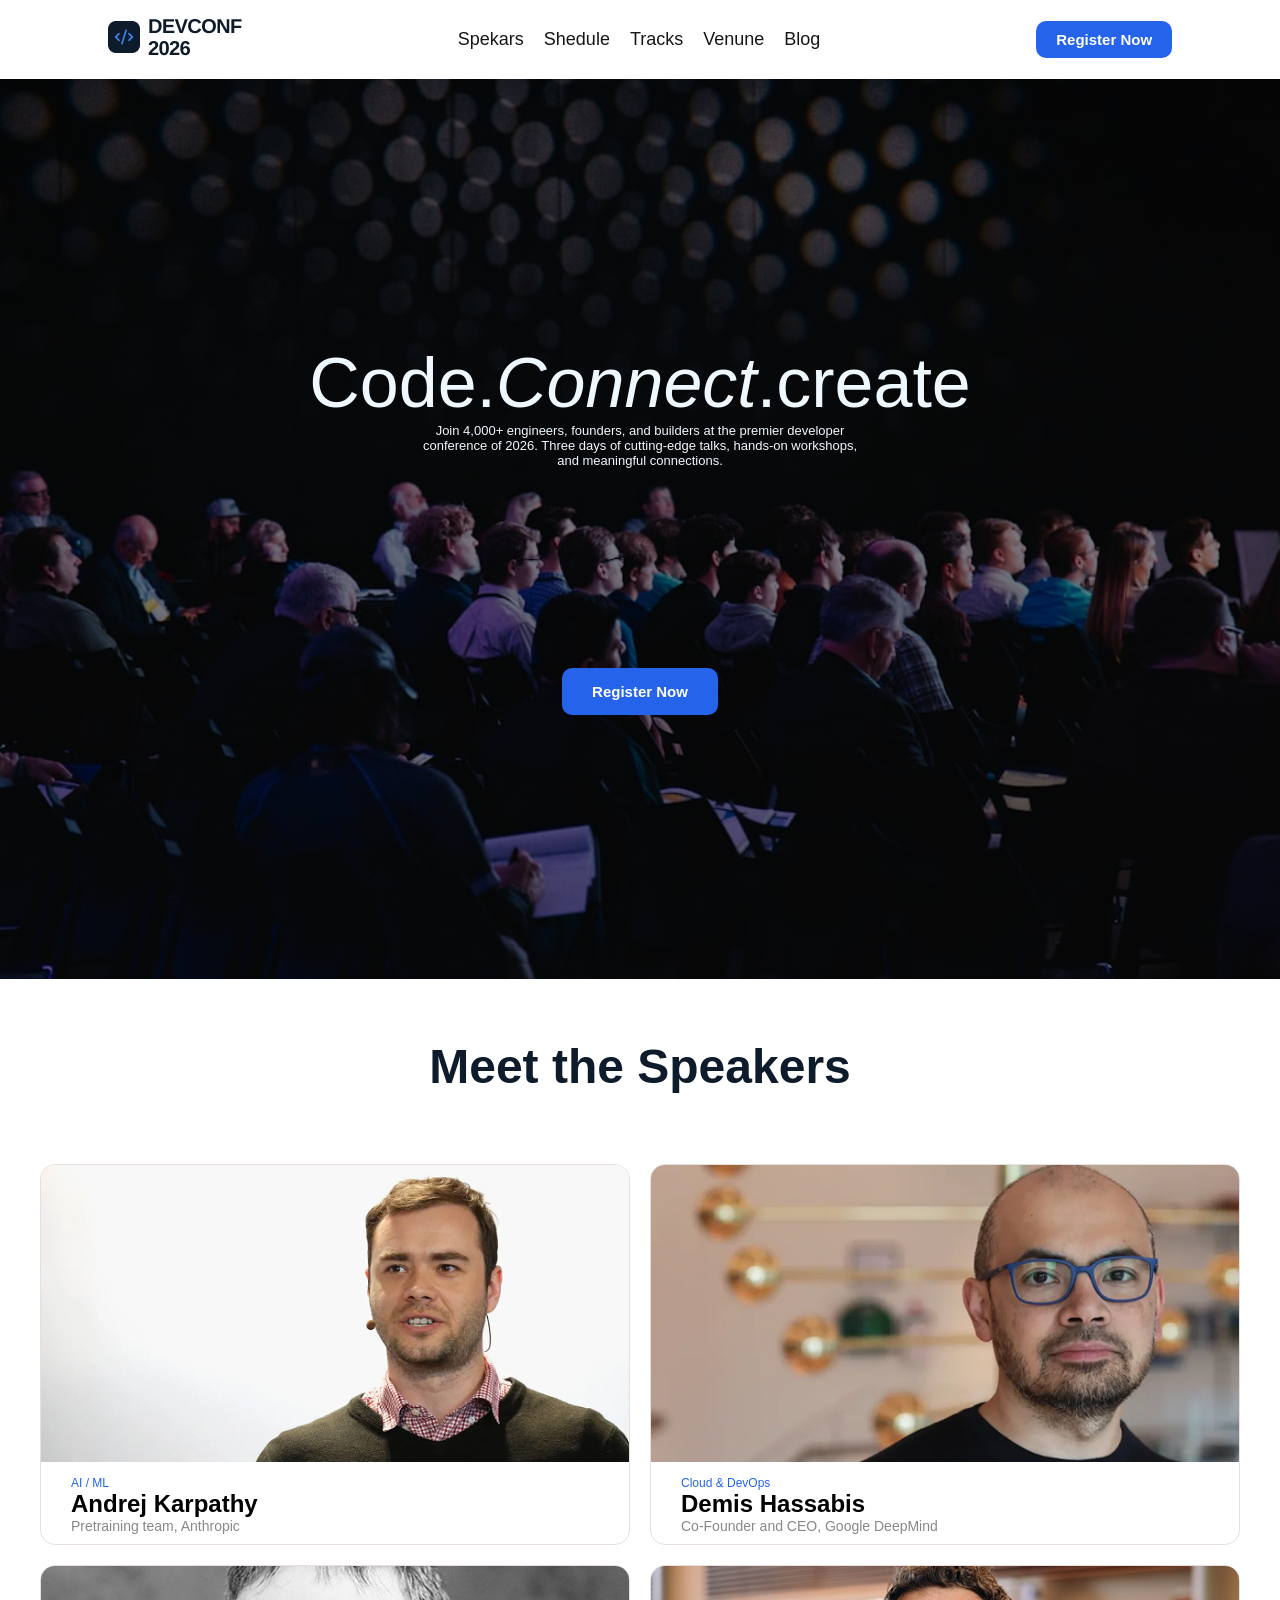
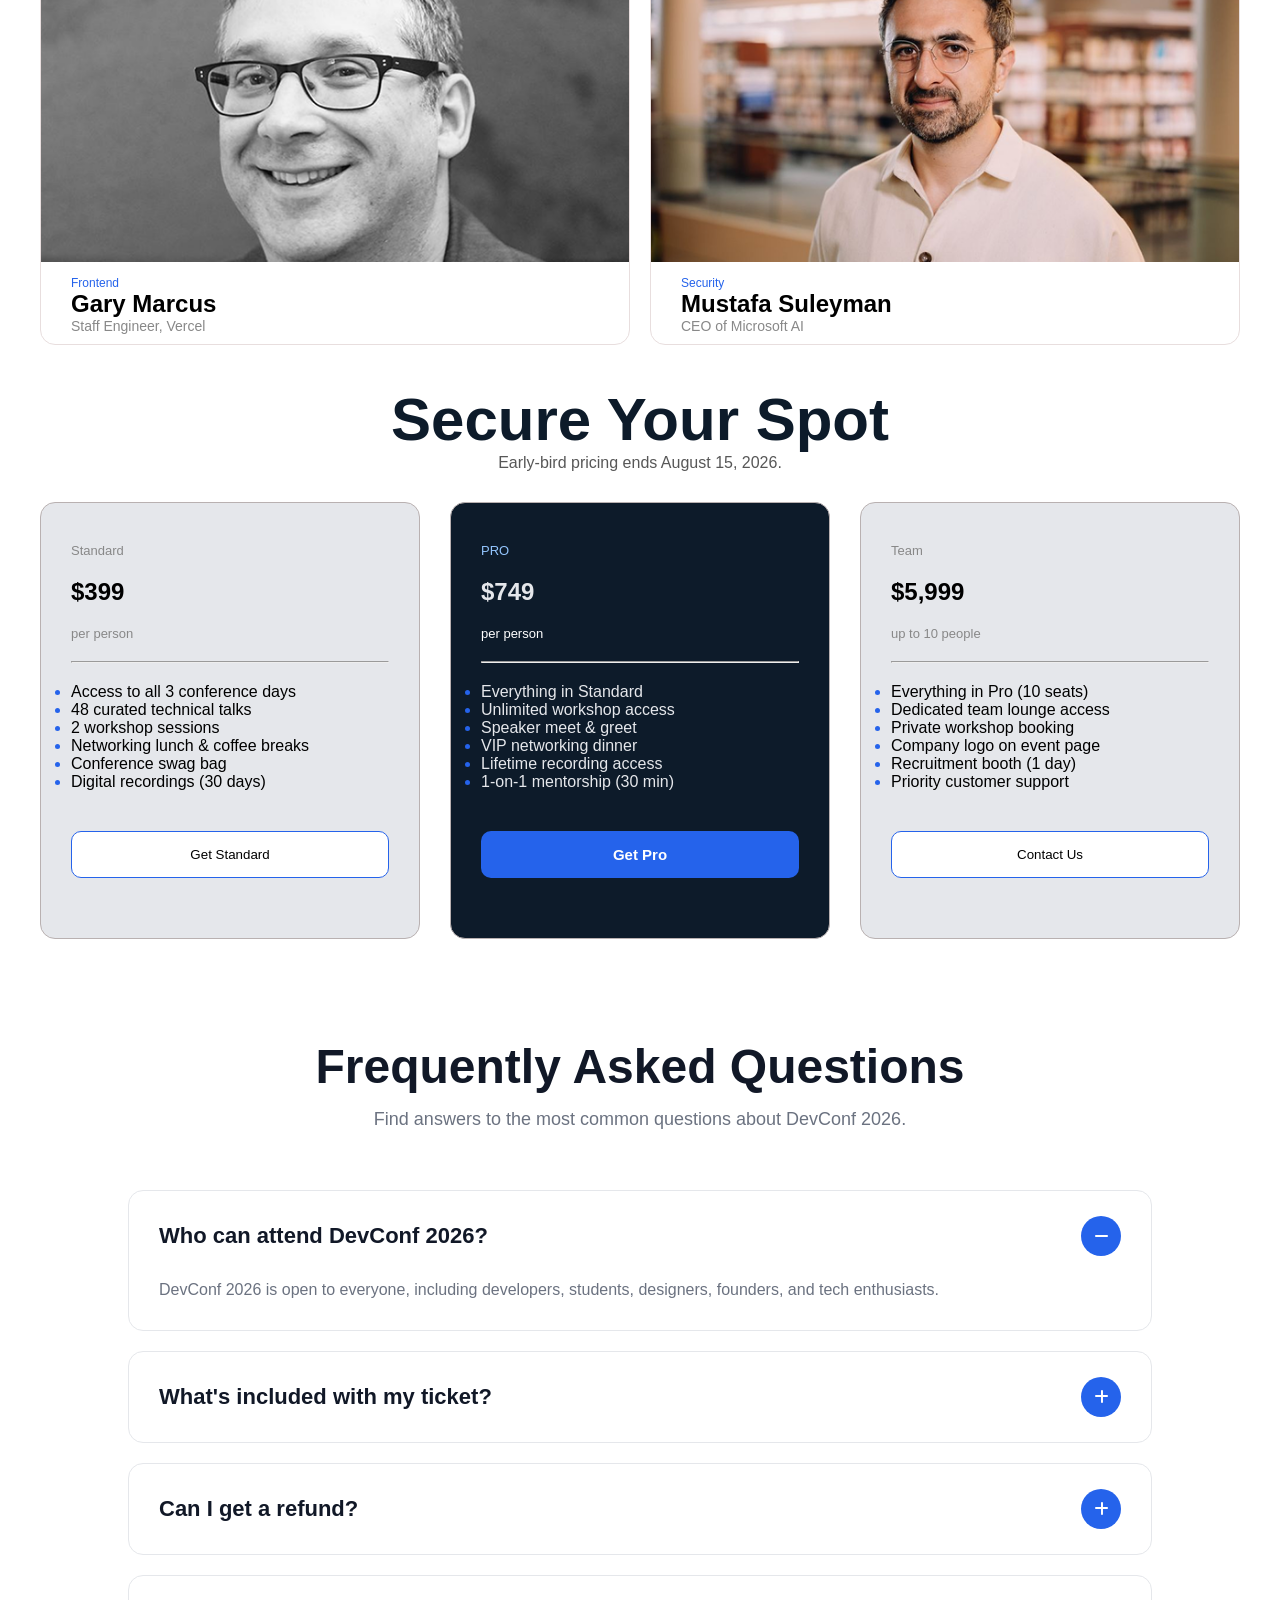
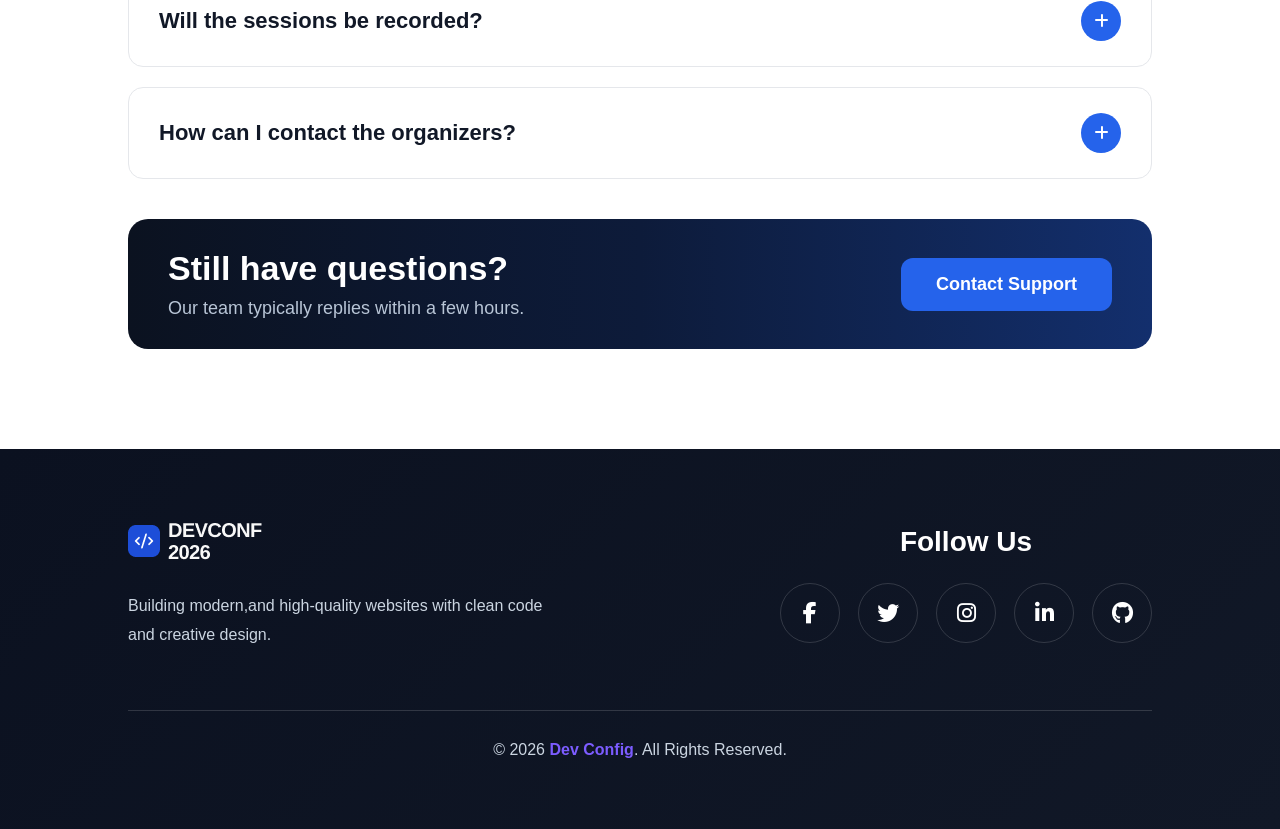
<file: index.html>
<!DOCTYPE html>
<html lang="en">
<head>
    <meta charset="UTF-8">
    <meta name="viewport" content="width=device-width, initial-scale=1.0">
    <title>My DevConfif-website</title>
    <link rel="stylesheet" href="./style.css">
    <!--font-osam-link-->
    <link rel="stylesheet"
href="https://cdnjs.cloudflare.com/ajax/libs/font-awesome/6.6.0/css/all.min.css">
</head>
<body>
    <!--Nav-area-start-->
    <nav class="nav-area">
        <div>
            <img src="./imges/logo.png" alt="">
        </div>
            <ul class="navigation-area">
                <li><a href="">Spekars</a></li>
                <li><a href="">Shedule</a></li>
                <li><a href="">Tracks</a></li>
                <li><a href="">Venune</a></li>
                <li><a href="">Blog</a></li>
            </ul>
            <button class="button-area" type="button">Register Now</button>
    </nav>
    <!--Nav-area-end-->

    <!--header-area-start-->
     <section class="header-section">
        <div class="header-area-content">
            <h2>Code.<em>Connect</em>.create</h2>
            <p>Join 4,000+ engineers, founders, and builders at the premier developer <br>conference of 2026. Three days of cutting-edge talks, hands-on workshops,<br> and meaningful connections.</p>
            <button class="button-area button-coustomize" type="button">Register Now</button>
        </div>
    </section>
    <!--header-area-end-->
    <!--Spekar-area-start-->
    <section>
        <h2 class="spekar-area-head">Meet the Speakers</h2>
        <div class="spekar-area comon-area">
            <div class="card">
                <img src="./imges/andrej.png" alt="" srcset="">
                <div class="card-content">
                    <p class="small-content">AI / ML</p>
                <h2>Andrej Karpathy</h2>
                <p class="secend-card-content">Pretraining team, Anthropic</p>
                </div>
            </div>
            <div class="card">
                <img src="./imges/demis.png" alt="" srcset="">
                <div class="card-content">
                    <p class="small-content">Cloud & DevOps</p>
                <h2>Demis Hassabis</h2>
                <p class="secend-card-content">Co-Founder and CEO, Google DeepMind</p>
                </div>
            </div>
            <div class="card">
                <img src="./imges/gary.png" alt="" srcset="">
                <div class="card-content">
                    <p class="small-content">Frontend</p>
                <h2>Gary Marcus</h2>
                <p class="secend-card-content">Staff Engineer, Vercel</p>
                </div>
            </div>
            <div class="card">
                <img src="./imges/mustafa.png" alt="" srcset="">
                <div class="card-content">
                    <p class="small-content">Security</p>
                <h2>Mustafa Suleyman</h2>
                <p class="secend-card-content">CEO of Microsoft AI</p>
                </div>
            </div>
        </div>
    </section>
    <!--Spekar-area-end-->
    <!--Secure-area-start-->
    <section class="comon-area">
        <div class="secure-heading">
        <h2>Secure Your Spot</h2>
        <p>Early-bird pricing ends August 15, 2026.</p>
        </div>
        <div class="secure-content">
            <div class="card-one">
                <p>Standard</p>
                <h2>$399</h2>
                <p>per person</p><hr>
                <ul>
                    <li>Access to all 3 conference days</li>
                    <li>48 curated technical talks</li>
                    <li>2 workshop sessions</li>
                    <li>Networking lunch & coffee breaks</li>
                    <li>Conference swag bag</li>
                    <li>Digital recordings (30 days)</li>
                </ul>
                <button class="card-button" type="button">Get Standard</button>

            </div>
            <div class="active-card">
                <p>PRO</p>
                <h2>$749</h2>
                <p class="card-text">per person</p><hr>
                <ul>
                    <li>Everything in Standard</li>
                    <li>Unlimited workshop access</li>
                    <li>Speaker meet & greet</li>
                    <li>VIP networking dinner</li>
                    <li>Lifetime recording access</li>
                    <li>1-on-1 mentorship (30 min)</li>
                </ul>
                <button class="button-area active-button" type="button">Get Pro</button>
            </div>
            <div class="card-one">
                <p>Team</p>
                <h2>$5,999</h2>
                <p>up to 10 people</p><hr>
                <ul>
                    <li>Everything in Pro (10 seats)</li>
                    <li>Dedicated team lounge access</li>
                    <li>Private workshop booking</li>
                    <li>Company logo on event page</li>
                    <li>Recruitment booth (1 day)</li>
                    <li>Priority customer support</li>
                </ul>
                <button class="card-button" type="button">Contact Us</button>
            </div>
        </div>
    </section>
    <!--Secure-area-end-->
    <!--faq-section-start-->
    <section class="faq">

    <div class="faq-heading">
        <h2>Frequently Asked Questions</h2>
        <p>Find answers to the most common questions about DevConf 2026.</p>
    </div>

    <div class="faq-box">
        <div class="question">
            <h3>Who can attend DevConf 2026?</h3>
            <i class="fa-solid fa-minus"></i>
        </div>

        <div class="answer">
            <p>
                DevConf 2026 is open to everyone, including developers,
                students, designers, founders, and tech enthusiasts.
            </p>
        </div>
    </div>

    <div class="faq-box">
        <div class="question">
            <h3>What's included with my ticket?</h3>
            <i class="fa-solid fa-plus"></i>
        </div>
    </div>

    <div class="faq-box">
        <div class="question">
            <h3>Can I get a refund?</h3>
            <i class="fa-solid fa-plus"></i>
        </div>
    </div>

    <div class="faq-box">
        <div class="question">
            <h3>Will the sessions be recorded?</h3>
            <i class="fa-solid fa-plus"></i>
        </div>
    </div>

    <div class="faq-box">
        <div class="question">
            <h3>How can I contact the organizers?</h3>
            <i class="fa-solid fa-plus"></i>
        </div>
    </div>
    <div class="contact-box">
    <div class="contact-content">
        <h2>Still have questions?</h2>
        <p>Our team typically replies within a few hours.</p>
    </div>

    <a href="#" class="contact-btn">Contact Support</a>
    </div>
</section>
<!--faq-section-end-->
<footer class="footer">
        <div class="footer-container">
            <div class="footer-left">
                <h2>
                    <img src="./imges/footer-logo.png" alt="" srcset="">   
                </h2>
                <p>
                    Building modern,and high-quality websites
                    with clean code and creative design.
                </p>
            </div>
            <div class="footer-right">

                <h3>Follow Us</h3>

                <div class="social-icons">

                    <a href="#">
                        <i class="fab fa-facebook-f"></i>
                    </a>

                    <a href="#">
                        <i class="fab fa-twitter"></i>
                    </a>

                    <a href="#">
                        <i class="fab fa-instagram"></i>
                    </a>

                    <a href="#">
                        <i class="fab fa-linkedin-in"></i>
                    </a>

                    <a href="#">
                        <i class="fab fa-github"></i>
                    </a>

                </div>

            </div>

        </div>

        <hr>

        <div class="copyright">
            <p>
                © 2026 <span>Dev Config</span>. All Rights Reserved.
            </p>
        </div>

    </footer>
</body>
</html>
</file>
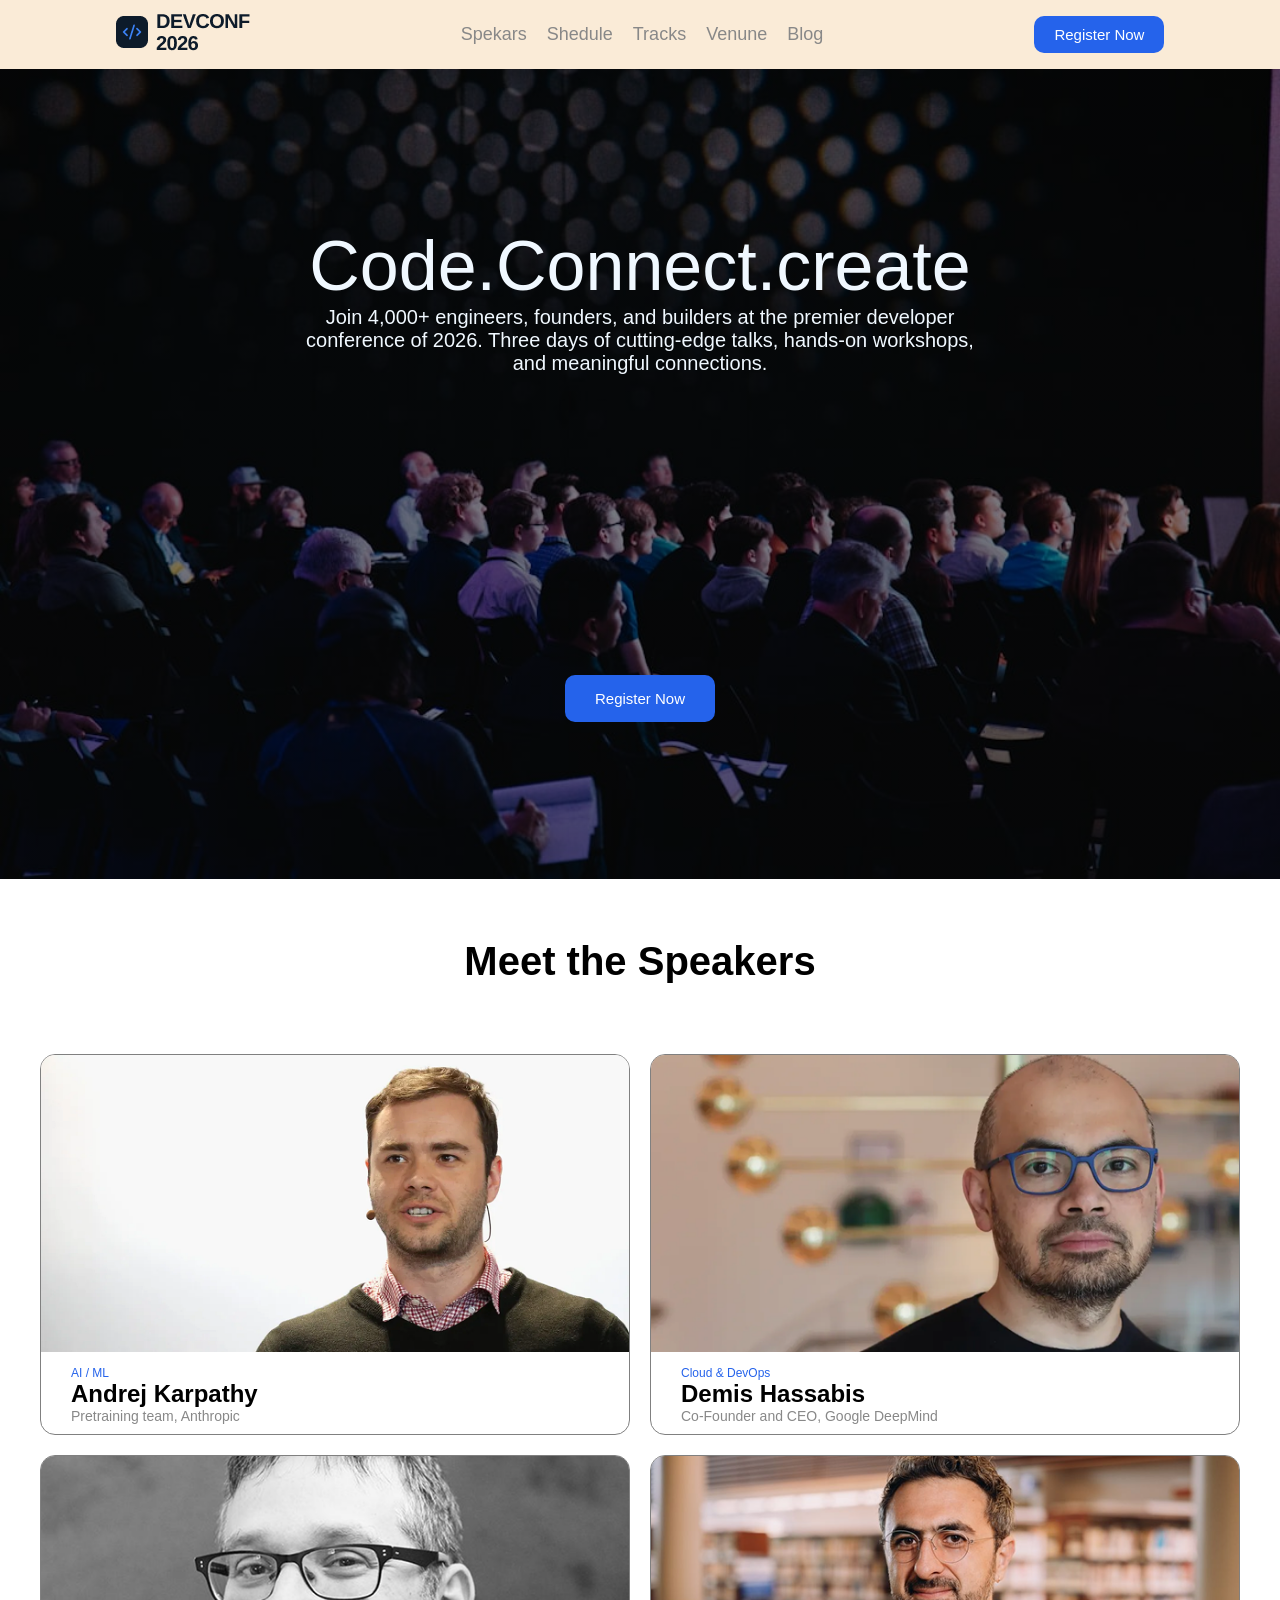
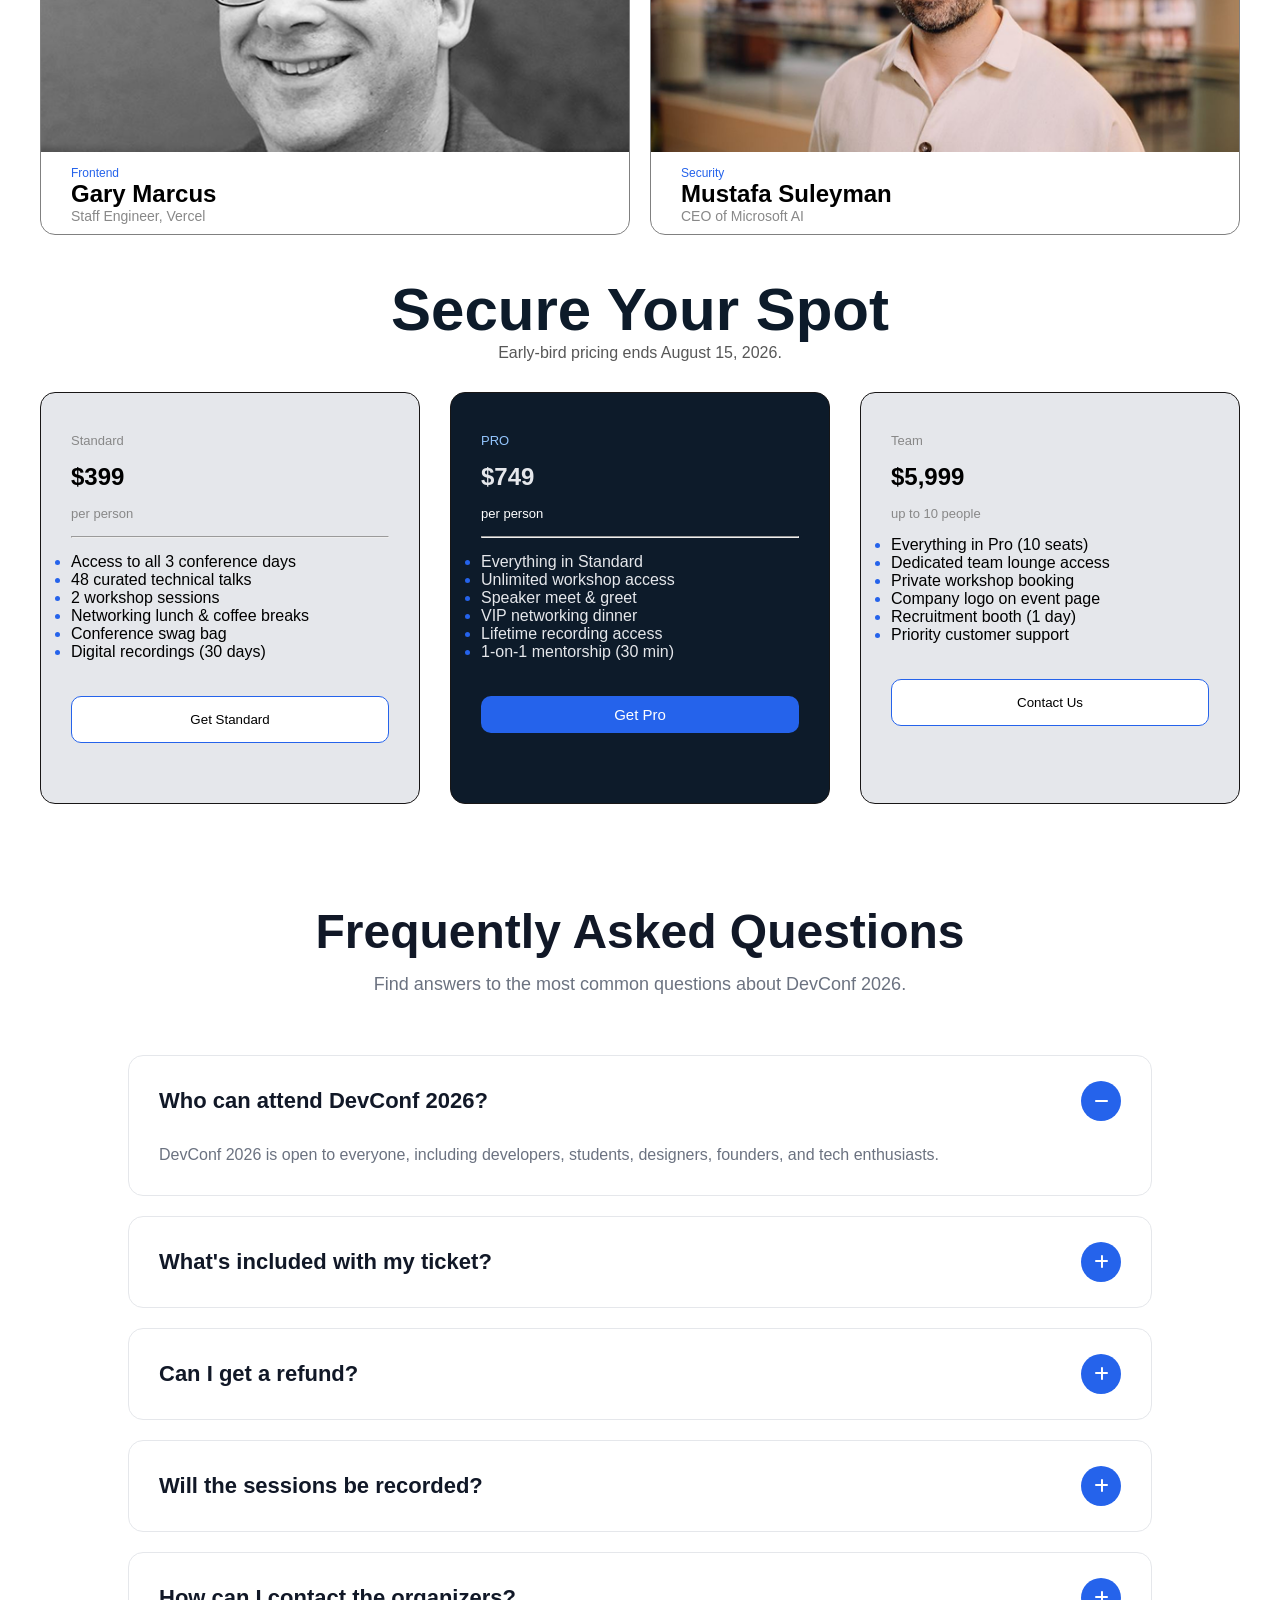
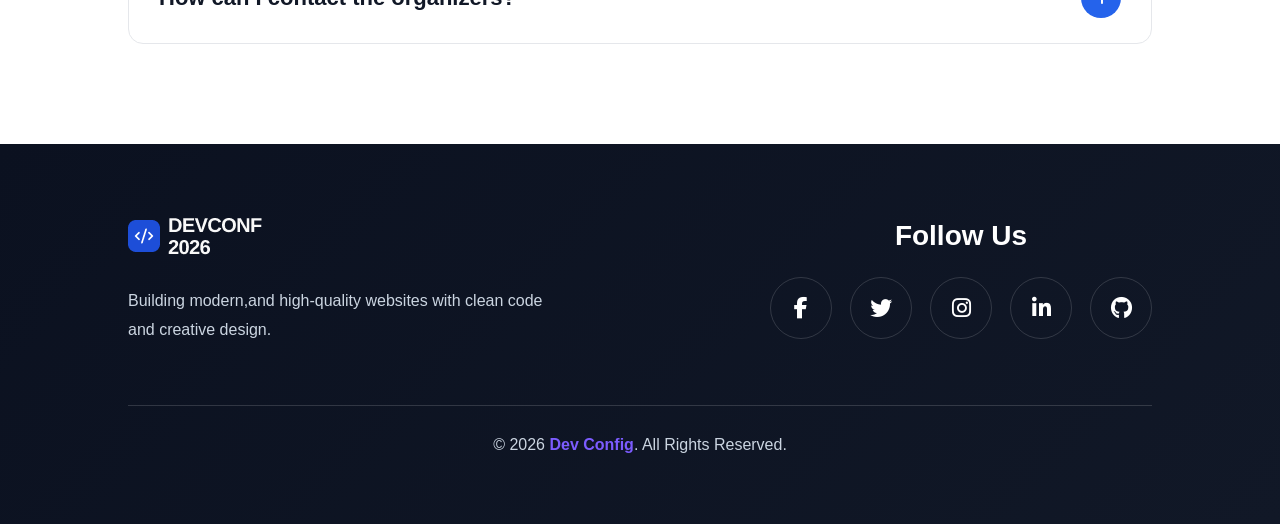
<file: Assigment/B14-A01-DevConf-2026/index.html>
<!DOCTYPE html>
<html lang="en">
<head>
    <meta charset="UTF-8">
    <meta name="viewport" content="width=device-width, initial-scale=1.0">
    <title>My DevConfif-website</title>
    <link rel="stylesheet" href="./style.css">
    <!--font-osam-link-->
    <link rel="stylesheet"
href="https://cdnjs.cloudflare.com/ajax/libs/font-awesome/6.6.0/css/all.min.css">
</head>
<body>
    <!--Nav-area-start-->
    <nav class="nav-area">
        <div>
            <img src="./imges/logo.png" alt="">
        </div>
            <ul class="navigation-area">
                <li><a href="">Spekars</a></li>
                <li><a href="">Shedule</a></li>
                <li><a href="">Tracks</a></li>
                <li><a href="">Venune</a></li>
                <li><a href="">Blog</a></li>
            </ul>
            <button class="button-area" type="button">Register Now</button>
    </nav>
    <!--Nav-area-end-->

    <!--header-area-start-->
    <header>
        <div class="header-area-content">
            <h2>Code.Connect.create</h2>
            <p>Join 4,000+ engineers, founders, and builders at the premier developer <br>conference of 2026. Three days of cutting-edge talks, hands-on workshops,<br> and meaningful connections.</p>
            <button class="button-area button-coustomize" type="button">Register Now</button>
        </div>
    </header>
    <!--header-area-end-->
    <!--Spekar-area-start-->
    <section>
        <h2 class="spekar-area-head">Meet the Speakers</h2>
        <div class="spekar-area comon-area">
            <div class="card">
                <img src="./imges/andrej.png" alt="" srcset="">
                <div class="card-content">
                    <p class="small-content">AI / ML</p>
                <h2>Andrej Karpathy</h2>
                <p class="secend-card-content">Pretraining team, Anthropic</p>
                </div>
            </div>
            <div class="card">
                <img src="./imges/demis.png" alt="" srcset="">
                <div class="card-content">
                    <p class="small-content">Cloud & DevOps</p>
                <h2>Demis Hassabis</h2>
                <p class="secend-card-content">Co-Founder and CEO, Google DeepMind</p>
                </div>
            </div>
            <div class="card">
                <img src="./imges/gary.png" alt="" srcset="">
                <div class="card-content">
                    <p class="small-content">Frontend</p>
                <h2>Gary Marcus</h2>
                <p class="secend-card-content">Staff Engineer, Vercel</p>
                </div>
            </div>
            <div class="card">
                <img src="./imges/mustafa.png" alt="" srcset="">
                <div class="card-content">
                    <p class="small-content">Security</p>
                <h2>Mustafa Suleyman</h2>
                <p class="secend-card-content">CEO of Microsoft AI</p>
                </div>
            </div>
        </div>
    </section>
    <!--Spekar-area-end-->
    <!--Secure-area-start-->
    <section class="comon-area">
        <div class="secure-heading">
        <h2>Secure Your Spot</h2>
        <p>Early-bird pricing ends August 15, 2026.</p>
        </div>
        <div class="secure-content">
            <div class="card-one">
                <p>Standard</p>
                <h2>$399</h2>
                <p>per person</p><hr>
                <ul>
                    <li>Access to all 3 conference days</li>
                    <li>48 curated technical talks</li>
                    <li>2 workshop sessions</li>
                    <li>Networking lunch & coffee breaks</li>
                    <li>Conference swag bag</li>
                    <li>Digital recordings (30 days)</li>
                </ul>
                <button class="card-button" type="button">Get Standard</button>

            </div>
            <div class="active-card">
                <p>PRO</p>
                <h2>$749</h2>
                <p class="card-text">per person</p><hr>
                <ul>
                    <li>Everything in Standard</li>
                    <li>Unlimited workshop access</li>
                    <li>Speaker meet & greet</li>
                    <li>VIP networking dinner</li>
                    <li>Lifetime recording access</li>
                    <li>1-on-1 mentorship (30 min)</li>
                </ul>
                <button class="button-area active-button" type="button">Get Pro</button>
            </div>
            <div class="card-one">
                <p>Team</p>
                <h2>$5,999</h2>
                <p>up to 10 people</p>
                <ul>
                    <li>Everything in Pro (10 seats)</li>
                    <li>Dedicated team lounge access</li>
                    <li>Private workshop booking</li>
                    <li>Company logo on event page</li>
                    <li>Recruitment booth (1 day)</li>
                    <li>Priority customer support</li>
                </ul>
                <button class="card-button" type="button">Contact Us</button>
            </div>
        </div>
    </section>
    <!--Secure-area-end-->
    <!--faq-section-start-->
    <section class="faq">

    <div class="faq-heading">
        <h2>Frequently Asked Questions</h2>
        <p>Find answers to the most common questions about DevConf 2026.</p>
    </div>

    <div class="faq-box">
        <div class="question">
            <h3>Who can attend DevConf 2026?</h3>
            <i class="fa-solid fa-minus"></i>
        </div>

        <div class="answer">
            <p>
                DevConf 2026 is open to everyone, including developers,
                students, designers, founders, and tech enthusiasts.
            </p>
        </div>
    </div>

    <div class="faq-box">
        <div class="question">
            <h3>What's included with my ticket?</h3>
            <i class="fa-solid fa-plus"></i>
        </div>
    </div>

    <div class="faq-box">
        <div class="question">
            <h3>Can I get a refund?</h3>
            <i class="fa-solid fa-plus"></i>
        </div>
    </div>

    <div class="faq-box">
        <div class="question">
            <h3>Will the sessions be recorded?</h3>
            <i class="fa-solid fa-plus"></i>
        </div>
    </div>

    <div class="faq-box">
        <div class="question">
            <h3>How can I contact the organizers?</h3>
            <i class="fa-solid fa-plus"></i>
        </div>
    </div>
</section>
<!--faq-section-end-->
<footer class="footer">
        <div class="footer-container">
            <div class="footer-left">
                <h2>
                    <img src="./imges/footer-logo.png" alt="" srcset="">   
                </h2>
                <p>
                    Building modern,and high-quality websites
                    with clean code and creative design.
                </p>
            </div>
            <div class="footer-right">

                <h3>Follow Us</h3>

                <div class="social-icons">

                    <a href="#">
                        <i class="fab fa-facebook-f"></i>
                    </a>

                    <a href="#">
                        <i class="fab fa-twitter"></i>
                    </a>

                    <a href="#">
                        <i class="fab fa-instagram"></i>
                    </a>

                    <a href="#">
                        <i class="fab fa-linkedin-in"></i>
                    </a>

                    <a href="#">
                        <i class="fab fa-github"></i>
                    </a>

                </div>

            </div>

        </div>

        <hr>

        <div class="copyright">
            <p>
                © 2026 <span>Dev Config</span>. All Rights Reserved.
            </p>
        </div>

    </footer>
</body>
</html>
</file>
<file: style.css>
*{
   margin: 0;
   padding: 0;
   box-sizing: border-box;
  font-family: "Open Sans", sans-serif;
}
.comon-area{
    max-width: 1200px;
    margin: 40px auto;
}


.nav-area{
    display: flex;
    justify-content: space-around;
    align-items: center;
    background-color:white;
    font-size: large;
    padding: 15px 0;
    margin: 0;
    text-align: center;
}
.navigation-area{
    display: flex;
    gap: 20px;

}
.navigation-area li{
    list-style: none;
    
   
}
.navigation-area a{
    text-decoration: none;
    color: #181515;
    
}
.button-area{
    background-color:#2563EB ;
    padding: 10px 20px;
    border: none;
    border-radius: 10px;
    color: white;
    font-size: 15px;
    cursor: pointer;
    font-weight: bold;
}
.button-area:hover{
    background-color:#2563EB ;
    transform: translateY(-1px);
}
/* Nav-area-end */

/* heder-area-star */
.header-section{
    background-image: linear-gradient(rgba(0, 0, 0, 0.5), rgba(0, 0, 0, 0.5)), url(./imges/banner.jpg);
    height:100vh;
    width: 100%;
    background-repeat: no-repeat;
    background-size: cover;
    background-position:center;
    display: flex;
    justify-content: center;
    align-items: center;
    margin: 0;
    padding: 0;
    

    
}
.header-area-content{
    color: aliceblue;
    display: flex;
    flex-direction: column;
    align-items: center;
}
.header-area-content h2{
    font-size: 70px;
    font-weight: 500;
}
.header-area-content p{
    font-size: 30px;
    text-align: center;
    font-size: small;
}
.button-coustomize{
    margin-top: 200px;
    padding: 15px 30px;
}
/* header-area-end */
section{
    margin-top: 30px;
}
.spekar-area-head{
    text-align: center;
    padding: 30px;
    font-size: 48px;
    color: #0D1B2A;
    
}
.spekar-area{
    display: grid;
    grid-template-columns: repeat(2, 1fr);
    gap: 20px;
    
}
.card{
    border: 1px solid rgb(232, 222, 222);
    border-radius: 15px;
    overflow: hidden;  
}
.card img{
    width: 100%;
    height: auto;    
}
.card-content{
    margin-left: 20px;
    padding: 10px;
}
.card-content .small-content{
    color: #2563EB;
    font-size: 12px;
    font-weight: 400px;
}
.card-content .secend-card-content{
    color: #888888;
    font-size: 14px;
    font-weight: 500;
}
/* spekar-area-end */
.secure-heading{
    text-align: center;
    margin: 30px;
}
.secure-heading h2{
    font-size: 60px;
    color: #0D1B2A;
}
.secure-heading{
    color: #575757;
    font-size: 16px;
}
.secure-content{
    display: grid;
    grid-template-columns: repeat(3, 1fr);
    gap: 30px;
   

}
.secure-content .card-one{
    background-color: #E5E7EB;
    padding: 40px 30px;
    border: 1px solid rgb(185, 177, 177);
    border-radius: 15px;
    text-align: left;
    display: flex;
    flex-direction: column;
    gap: 20px;
}
.card-one p{
    color: #888888;
    font-size: 13px;
    
}
.secure-content .active-card{
    background-color: #0D1B2A;
    padding: 40px 30px;
    border: 1px solid rgb(185, 177, 177);
    border-radius: 15px;
    text-align: left;
    color: #E5E7EB;
    display: flex;
    flex-direction: column;
    gap: 20px;
}

.active-card p{
    color: #93C5FD;
    font-size: 13px;
}
.active-card .card-text{
    color: #FFFFFF;
    font-size: 13px;
}
.active-card ul li::marker{
    color: #2563EB;
}
.active-button{
    width: 100%;
    margin: 20px auto;
    padding: 15px;

}
.active-button:hover{
    background-color:#2563EB ;
    transform: translateY(-1px);
    
}
.card-button:hover{
    background-color: #FFFFFF;
    transform: translateY(-1px);
}
.card-button{
    background-color: #FFFFFF;
    border: 1px solid #2563EB;
    border-radius: 10px;
    width: 100%;
    padding: 15px;
    cursor: pointer;
    color: 2563EB;
    margin: 20px auto;
}
.card-one ul li::marker{
    color: #2563EB;
}
/* secure-section-end */
.faq{
    width: 80%;
    margin: 100px auto;
}

.faq-heading{
    text-align: center;
    margin-bottom: 60px;
}

.faq-heading h2{
    font-size: 48px;
    margin: 15px 0;
    color: #111827;
}

.faq-heading p{
    color: #6b7280;
    font-size: 18px;
}

.faq-box{
    background: #fff;
    border: 1px solid #e5e7eb;
    border-radius: 15px;
    padding: 25px 30px;
    margin-bottom: 20px;
    transition: 0.3s;
}

.faq-box:hover{
    box-shadow: 0 10px 25px rgba(0,0,0,0.08);
}

.question{
    display: flex;
    justify-content: space-between;
    align-items: center;
}

.question h3{
    font-size: 22px;
    color: #111827;
    font-weight: 600;
}

.question i{
    width: 40px;
    height: 40px;
    background: #2563eb;
    color: #fff;
    border-radius: 50%;
    display: flex;
    justify-content: center;
    align-items: center;
    font-size: 16px;
}

.answer{
    margin-top: 20px;
}

.answer p{
    color: #6b7280;
    line-height: 1.8;
    font-size: 16px;
}
.contact-box{
    max-width: 1400px;
    margin: 40px auto;
    padding: 30px 40px;
    background: linear-gradient(90deg,#0b1220,#0d1b3a,#132f6d);
    border-radius: 20px;

    display: flex;
    justify-content: space-between;
    align-items: center;
    gap: 20px;
}

.contact-content h2{
    color: #fff;
    font-size: 34px;
    margin-bottom: 10px;
    font-weight: 700;
}

.contact-content p{
    color: #b8c5d6;
    font-size: 18px;
}

.contact-btn{
    background: #2563eb;
    color: #fff;
    text-decoration: none;
    padding: 16px 35px;
    border-radius: 12px;
    font-size: 18px;
    font-weight: 600;
    transition: 0.3s;
}

.contact-btn:hover{
    background: #1d4ed8;
}
/* faq-section-end */
.footer{
    background: linear-gradient(135deg,#0b1120,#111827);
    padding: 70px 10%;
    color: #fff;
}

.footer-container{
    display: flex;
    justify-content: space-between;
    align-items: center;
    gap: 50px;
    flex-wrap: wrap;
}

.footer-left h2{
    font-size: 38px;
    font-weight: 700;
    margin-bottom: 20px;
}

.footer-left h2 i{
    color: #7c5cff;
    margin-right: 10px;
}

.footer-left h2 span{
    color: #7c5cff;
}

.footer-left p{
    max-width: 420px;
    color: #cbd5e1;
    line-height: 1.8;
    font-size: 16px;
}

.footer-right{
    text-align: center;
}

.footer-right h3{
    font-size: 28px;
    margin-bottom: 25px;
}

.social-icons{
    display: flex;
    gap: 18px;
}

.social-icons a{
    width: 60px;
    height: 60px;
    border: 1px solid rgba(255,255,255,.15);
    border-radius: 50%;
    display: flex;
    justify-content: center;
    align-items: center;
    color: #fff;
    text-decoration: none;
    font-size: 22px;
    transition: .35s ease;
}

.social-icons a:hover{
    background: #7c5cff;
    border-color: #7c5cff;
    transform: translateY(-8px);
}

.footer hr{
    margin: 60px 0 30px;
    border: none;
    height: 1px;
    background: rgba(255,255,255,.15);
}
.copyright{
    text-align: center;
}
.copyright p{
    color: #cbd5e1;
    font-size: 16px;
}

.copyright span{
    color: #7c5cff;
    font-weight: 600;
}
</file>
<file: Assigment/B14-A01-DevConf-2026/style.css>
*{
   margin: 0;
   padding: 0;
  font-family: "Open Sans", sans-serif;
}
.comon-area{
    max-width: 1200px;
    margin: 40px auto;
}


.nav-area{
    display: flex;
    justify-content: space-around;
    align-items: center;
    background-color: antiquewhite;
    font-size: large;
    padding: 10px;
}
.navigation-area{
    display: flex;
    gap: 20px;

}
.navigation-area li{
    list-style: none;
    
   
}
.navigation-area a{
    text-decoration: none;
    color: #888888;
    
}
.button-area{
    background-color:#2563EB ;
    padding: 10px 20px;
    border: none;
    border-radius: 10px;
    color: white;
    font-size: 15px;
    cursor: pointer;
}
.button-area:hover{
    background-color:#2563EB ;
    transform: translateY(-8px);
}
/* Nav-area-end */

/* heder-area-star */
header{
    background-image: linear-gradient(rgba(0, 0, 0, 0.5), rgba(0, 0, 0, 0.5)), url(./imges/banner.jpg);
    height:90vh;
    background-repeat: no-repeat;
    background-size: cover;
    display: flex;
    justify-content: center;
    align-items: center;
    align-items: center;

    
}
.header-area-content{
    color: aliceblue;
    display: flex;
    flex-direction: column;
    align-items: center;
}
.header-area-content h2{
    font-size: 70px;
    font-weight: 500;
}
.header-area-content p{
    font-size: 20px;
    text-align: center;
}
.button-coustomize{
    margin-top: 300px;
    padding: 15px 30px;
}
/* header-area-end */
section{
    margin-top: 30px;
}
.spekar-area-head{
    text-align: center;
    padding: 30px;
    font-size: 40px;
    
}
.spekar-area{
    display: grid;
    grid-template-columns: repeat(2, 1fr);
    gap: 20px;
    
}
.card{
    border: 1px solid gray;
    border-radius: 15px;
    overflow: hidden;  
}
.card img{
    width: 100%;
    height: auto;    
}
.card-content{
    margin-left: 20px;
    padding: 10px;
}
.card-content .small-content{
    color: #2563EB;
    font-size: 12px;
    font-weight: 400px;
}
.card-content .secend-card-content{
    color: #888888;
    font-size: 14px;
    font-weight: 500;
}
/* spekar-area-end */
.secure-heading{
    text-align: center;
    margin: 30px;
}
.secure-heading h2{
    font-size: 60px;
    color: #0D1B2A;
}
.secure-heading{
    color: #575757;
    font-size: 16px;
}
.secure-content{
    display: grid;
    grid-template-columns: repeat(3, 1fr);
    gap: 30px;
   

}
.secure-content .card-one{
    background-color: #E5E7EB;
    padding: 40px 30px;
    border: 1px solid rgb(24, 22, 22);
    border-radius: 15px;
    text-align: left;
    display: flex;
    flex-direction: column;
    gap: 15px;
}
.card-one p{
    color: #888888;
    font-size: 13px;
    
}
.secure-content .active-card{
    background-color: #0D1B2A;
    padding: 40px 30px;
    border: 1px solid rgb(24, 22, 22);
    border-radius: 15px;
    text-align: left;
    color: #E5E7EB;
    display: flex;
    flex-direction: column;
    gap: 15px;
}

.active-card p{
    color: #93C5FD;
    font-size: 13px;
}
.active-card .card-text{
    color: #FFFFFF;
    font-size: 13px;
}
.active-card ul li::marker{
    color: #2563EB;
}
.active-button{
    width: 100%;
    margin: 20px auto;

}
.active-button:hover{
    background-color:#2563EB ;
    transform: translateY(-8px);
    
}
.card-button:hover{
    background-color: #FFFFFF;
    transform: translateY(-8px);
}
.card-button{
    background-color: #FFFFFF;
    border: 1px solid #2563EB;
    border-radius: 10px;
    width: 100%;
    padding: 15px;
    cursor: pointer;
    color: 2563EB;
    margin: 20px auto;
}
.card-one ul li::marker{
    color: #2563EB;
}
/* secure-section-end */
.faq{
    width: 80%;
    margin: 100px auto;
}

.faq-heading{
    text-align: center;
    margin-bottom: 60px;
}

.faq-heading h2{
    font-size: 48px;
    margin: 15px 0;
    color: #111827;
}

.faq-heading p{
    color: #6b7280;
    font-size: 18px;
}

.faq-box{
    background: #fff;
    border: 1px solid #e5e7eb;
    border-radius: 15px;
    padding: 25px 30px;
    margin-bottom: 20px;
    transition: 0.3s;
}

.faq-box:hover{
    box-shadow: 0 10px 25px rgba(0,0,0,0.08);
}

.question{
    display: flex;
    justify-content: space-between;
    align-items: center;
}

.question h3{
    font-size: 22px;
    color: #111827;
    font-weight: 600;
}

.question i{
    width: 40px;
    height: 40px;
    background: #2563eb;
    color: #fff;
    border-radius: 50%;
    display: flex;
    justify-content: center;
    align-items: center;
    font-size: 16px;
}

.answer{
    margin-top: 20px;
}

.answer p{
    color: #6b7280;
    line-height: 1.8;
    font-size: 16px;
}
/* faq-section-end */
.footer{
    background: linear-gradient(135deg,#0b1120,#111827);
    padding: 70px 10%;
    color: #fff;
}

.footer-container{
    display: flex;
    justify-content: space-between;
    align-items: center;
    gap: 50px;
    flex-wrap: wrap;
}

.footer-left h2{
    font-size: 38px;
    font-weight: 700;
    margin-bottom: 20px;
}

.footer-left h2 i{
    color: #7c5cff;
    margin-right: 10px;
}

.footer-left h2 span{
    color: #7c5cff;
}

.footer-left p{
    max-width: 420px;
    color: #cbd5e1;
    line-height: 1.8;
    font-size: 16px;
}

.footer-right{
    text-align: center;
}

.footer-right h3{
    font-size: 28px;
    margin-bottom: 25px;
}

.social-icons{
    display: flex;
    gap: 18px;
}

.social-icons a{
    width: 60px;
    height: 60px;
    border: 1px solid rgba(255,255,255,.15);
    border-radius: 50%;
    display: flex;
    justify-content: center;
    align-items: center;
    color: #fff;
    text-decoration: none;
    font-size: 22px;
    transition: .35s ease;
}

.social-icons a:hover{
    background: #7c5cff;
    border-color: #7c5cff;
    transform: translateY(-8px);
}

.footer hr{
    margin: 60px 0 30px;
    border: none;
    height: 1px;
    background: rgba(255,255,255,.15);
}
.copyright{
    text-align: center;
}
.copyright p{
    color: #cbd5e1;
    font-size: 16px;
}

.copyright span{
    color: #7c5cff;
    font-weight: 600;
}
</file>
